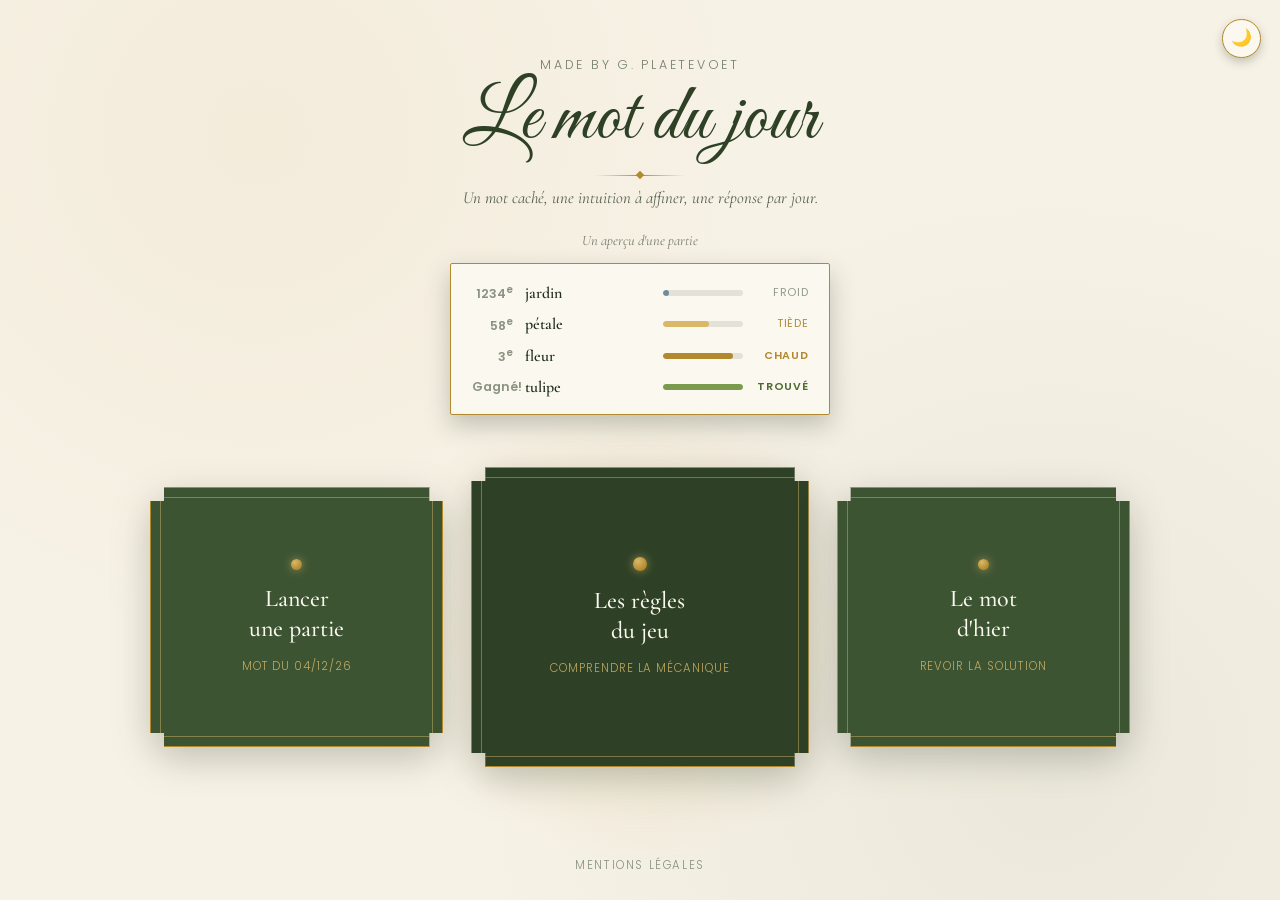
<file: index.html>
<!DOCTYPE html>
<html lang="fr">
<head>
    <meta charset="UTF-8" />
    <meta name="viewport" content="width=device-width, initial-scale=1.0" />
    <title>Le Mot du Jour</title>
    <link rel="stylesheet" href="css/style.css" />
    <link rel="preconnect" href="https://fonts.googleapis.com">
    <link href="https://fonts.googleapis.com/css2?family=Great+Vibes&family=Cormorant+Garamond:ital,wght@0,400;0,500;0,600;1,400&family=Poppins:wght@300;400;600&display=swap" rel="stylesheet">
    <script src="js/theme.js"></script>
</head>
<body>

    <div class="page">

        <button id="bouton-theme" class="bouton-theme" aria-label="Passer au thème sombre">🌙</button>

        <header class="entete">
            <p class="entete-signature">Made by G. Plaetevoet</p>
            <h1>Le mot du jour</h1>
            <div class="entete-separateur" aria-hidden="true"></div>
            <p class="entete-baseline">Un mot caché, une intuition à affiner, une réponse par jour.</p>
        </header>

        <section class="demo" aria-hidden="true">
            <p class="demo-etiquette">Un aperçu d'une partie</p>
            <div class="demo-carte">
                <div class="demo-ligne">
                    <span class="demo-rang">1234<sup>e</sup></span>
                    <span class="demo-mot">jardin</span>
                    <span class="demo-jauge"><span class="demo-jauge-remplissage" style="--valeur: 8%"></span></span>
                    <span class="demo-froid">froid</span>
                </div>
                <div class="demo-ligne demo-ligne--tiede">
                    <span class="demo-rang">58<sup>e</sup></span>
                    <span class="demo-mot">pétale</span>
                    <span class="demo-jauge"><span class="demo-jauge-remplissage" style="--valeur: 58%"></span></span>
                    <span class="demo-froid">tiède</span>
                </div>
                <div class="demo-ligne demo-ligne--chaud">
                    <span class="demo-rang">3<sup>e</sup></span>
                    <span class="demo-mot">fleur</span>
                    <span class="demo-jauge"><span class="demo-jauge-remplissage" style="--valeur: 88%"></span></span>
                    <span class="demo-froid">chaud</span>
                </div>
                <div class="demo-ligne demo-ligne--trouve">
                    <span class="demo-rang">Gagné!</span>
                    <span class="demo-mot">tulipe</span>
                    <span class="demo-jauge"><span class="demo-jauge-remplissage" style="--valeur: 100%"></span></span>
                    <span class="demo-froid">trouvé</span>
                </div>
            </div>
        </section>

        <main class="scene">

            <div class="halo" aria-hidden="true"></div>

            <div class="rangee-cartes">

                <a href="jouer.html" class="carte carte--action">
                    <div class="carte-cadre">
                        <span class="carte-gemme"></span>
                        <h2>Lancer<br>une partie</h2>
                        <p class="carte-note">Mot du <span id="date-du-jour">--/--/--</span></p>
                    </div>
                </a>

                <a href="regles.html" class="carte carte--action carte--principale">
                    <div class="carte-cadre">
                        <span class="carte-gemme"></span>
                        <h2>Les règles<br>du jeu</h2>
                        <p class="carte-note">Comprendre la mécanique</p>
                    </div>
                </a>

                <a href="archives.html" class="carte carte--action">
                    <div class="carte-cadre">
                        <span class="carte-gemme"></span>
                        <h2>Le mot<br>d'hier</h2>
                        <p class="carte-note">Revoir la solution</p>
                    </div>
                </a>

            </div>

        </main>

        <footer class="pied">
            <a href="mentions_legales.html">Mentions légales</a>
        </footer>

    </div>

    <script>
        const dateEl = document.getElementById('date-du-jour');
        if (dateEl) {
            const aujourdhui = new Date();
            const jj = String(aujourdhui.getDate()).padStart(2, '0');
            const mm = String(aujourdhui.getMonth() + 1).padStart(2, '0');
            const aa = String(aujourdhui.getFullYear()).slice(-2);
            dateEl.textContent = `${jj}/${mm}/${aa}`;
        }
    </script>

</body>
</html>
</file>
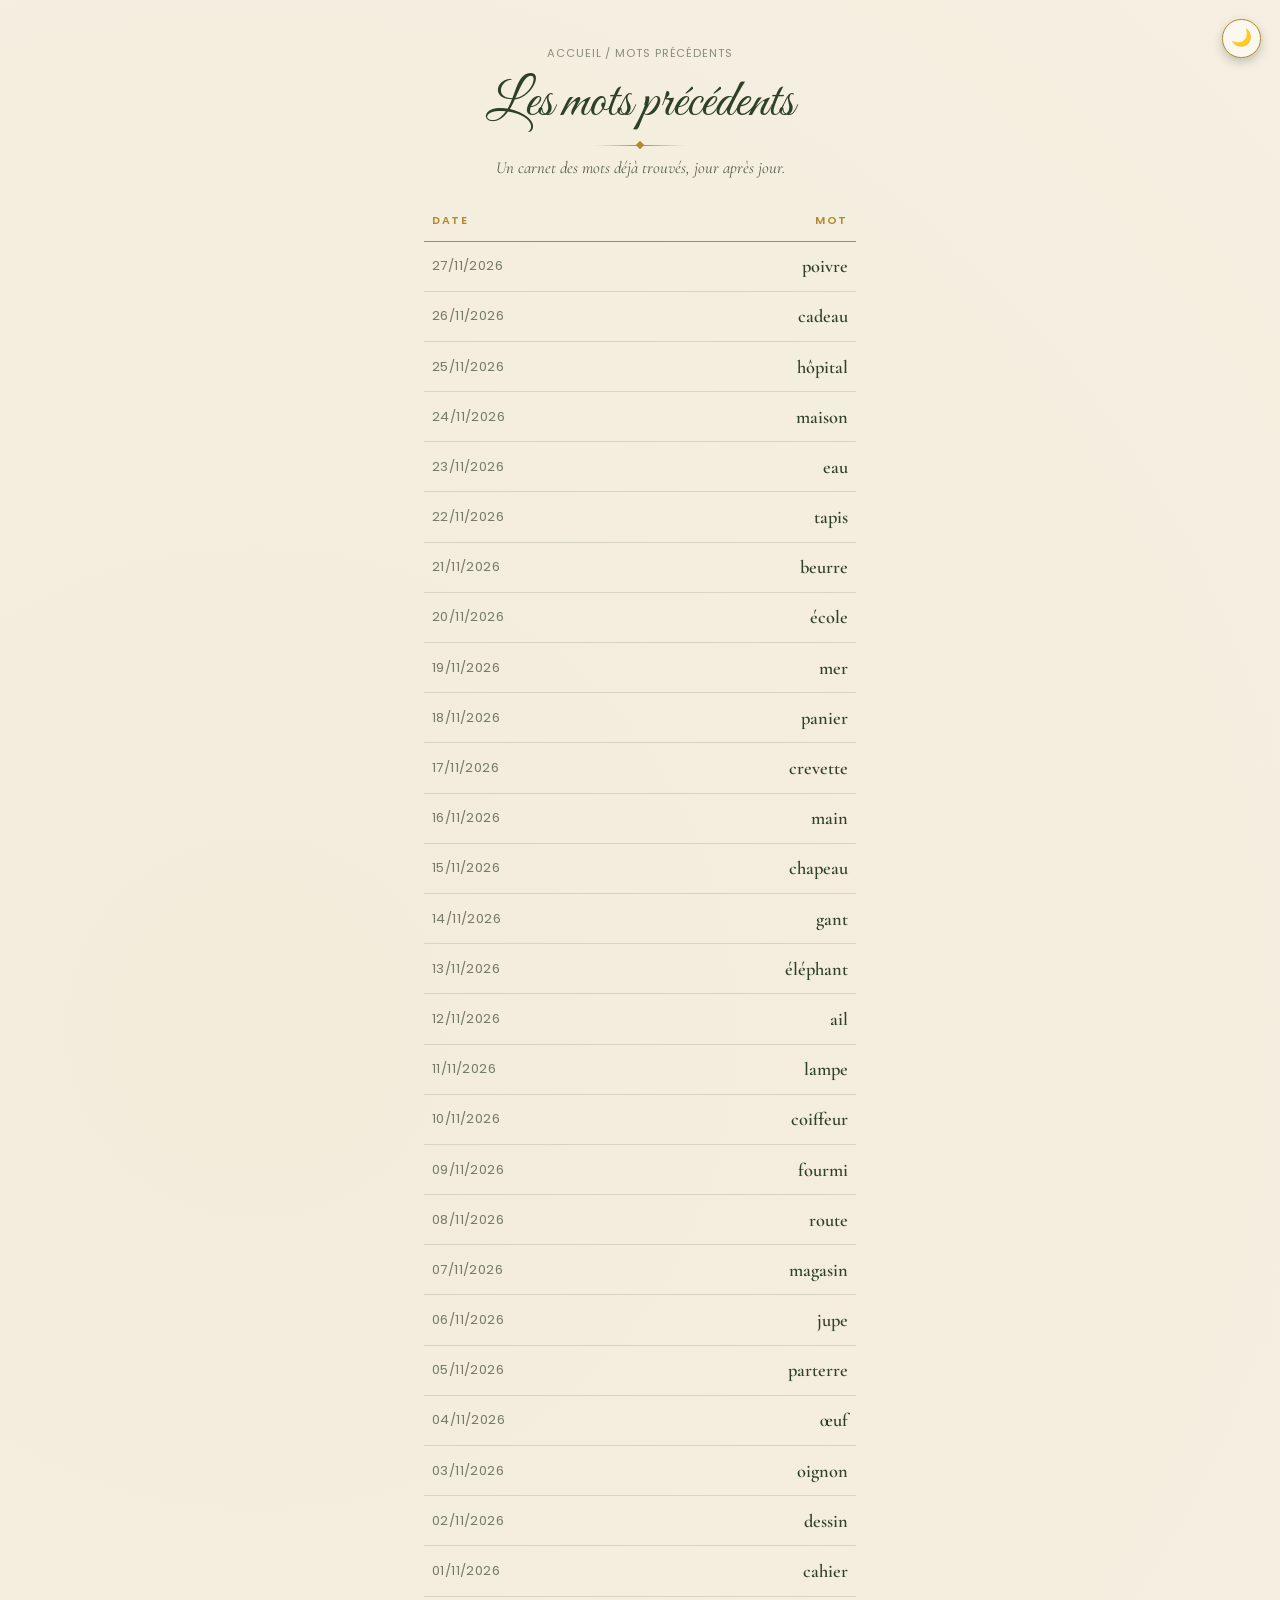
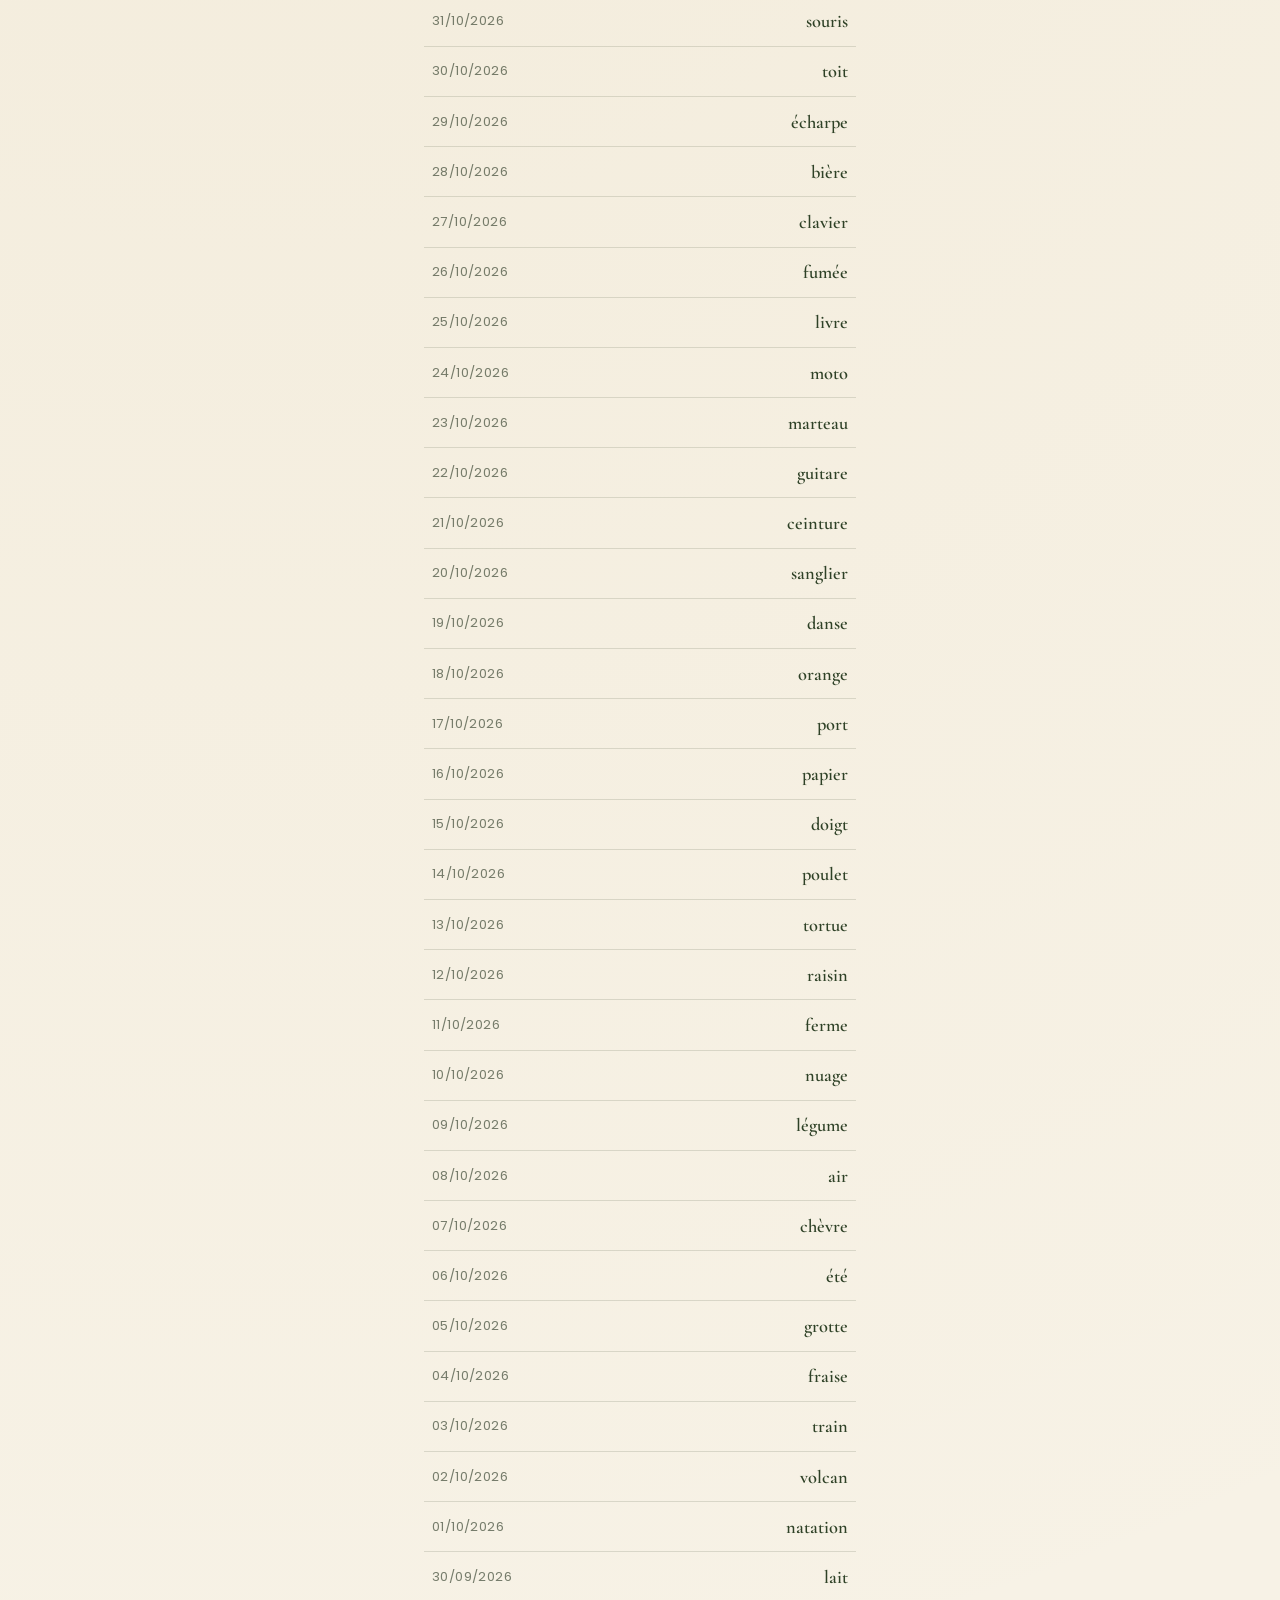
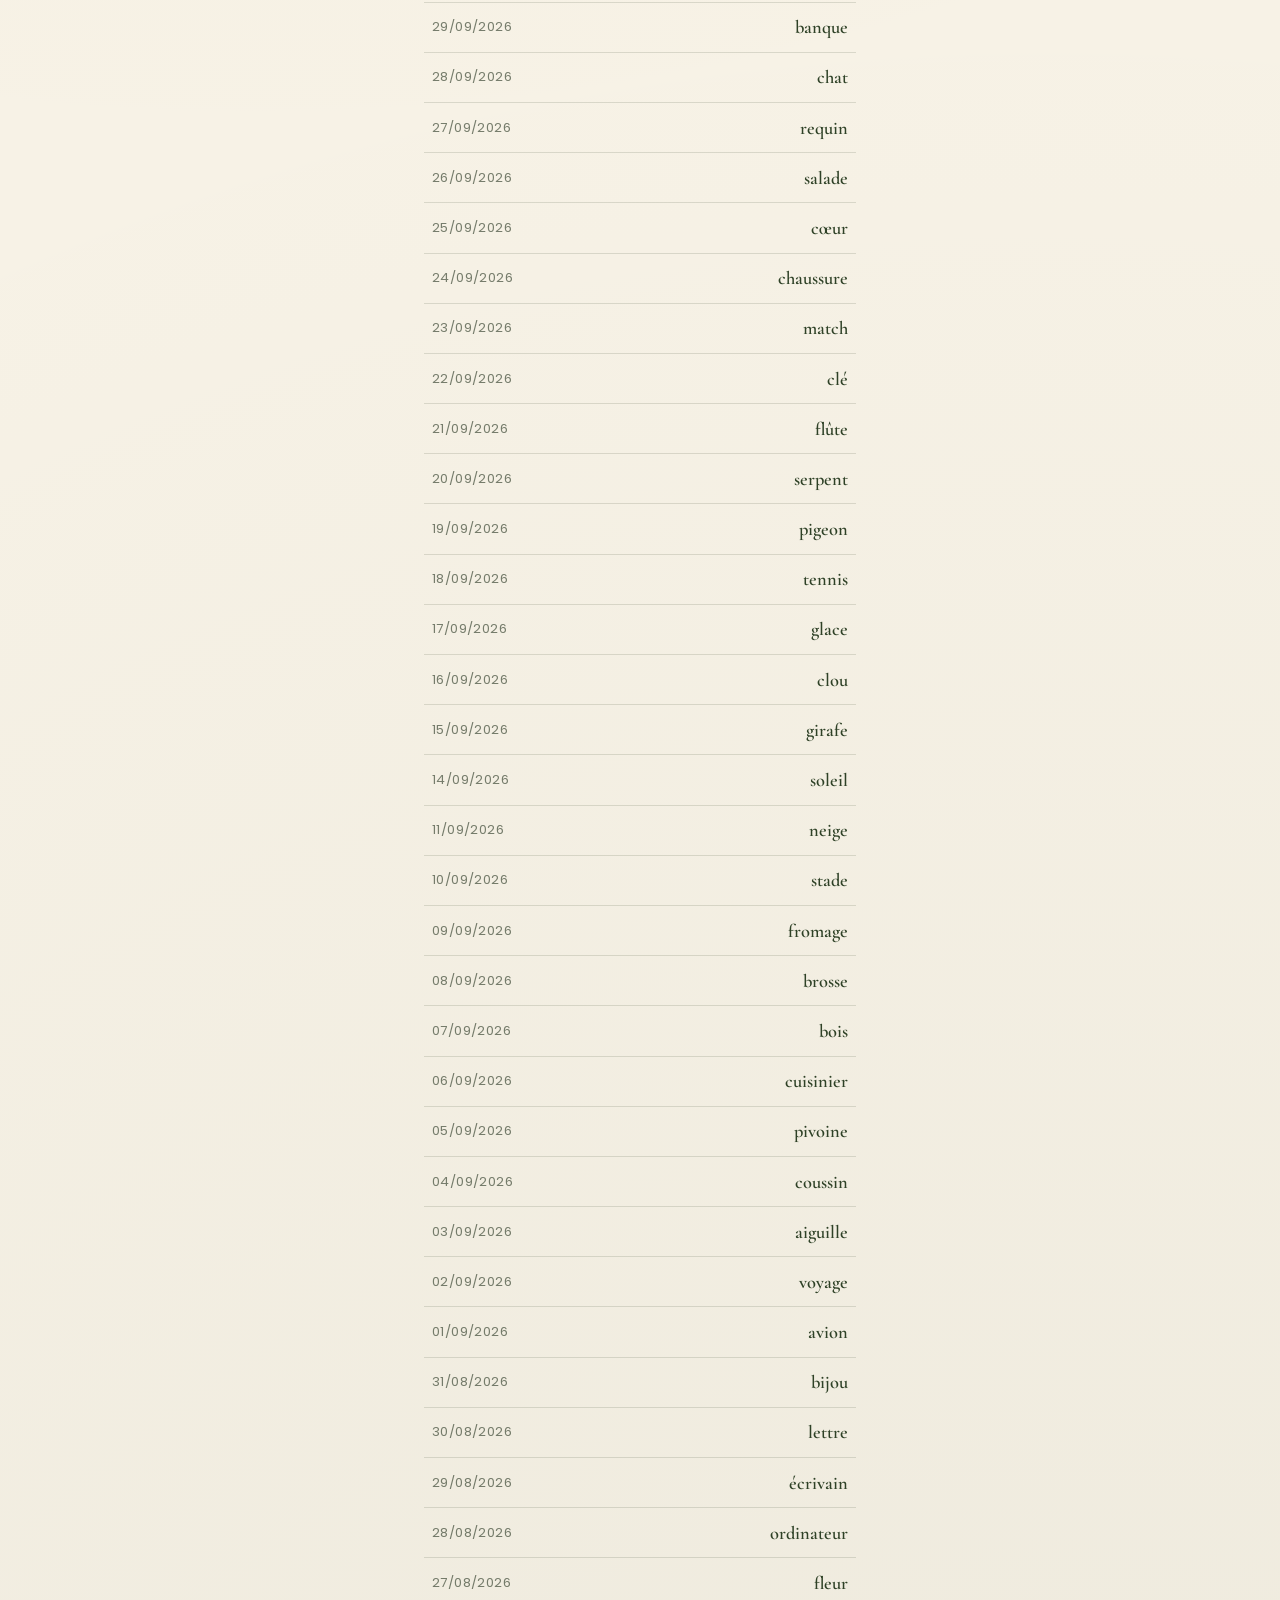
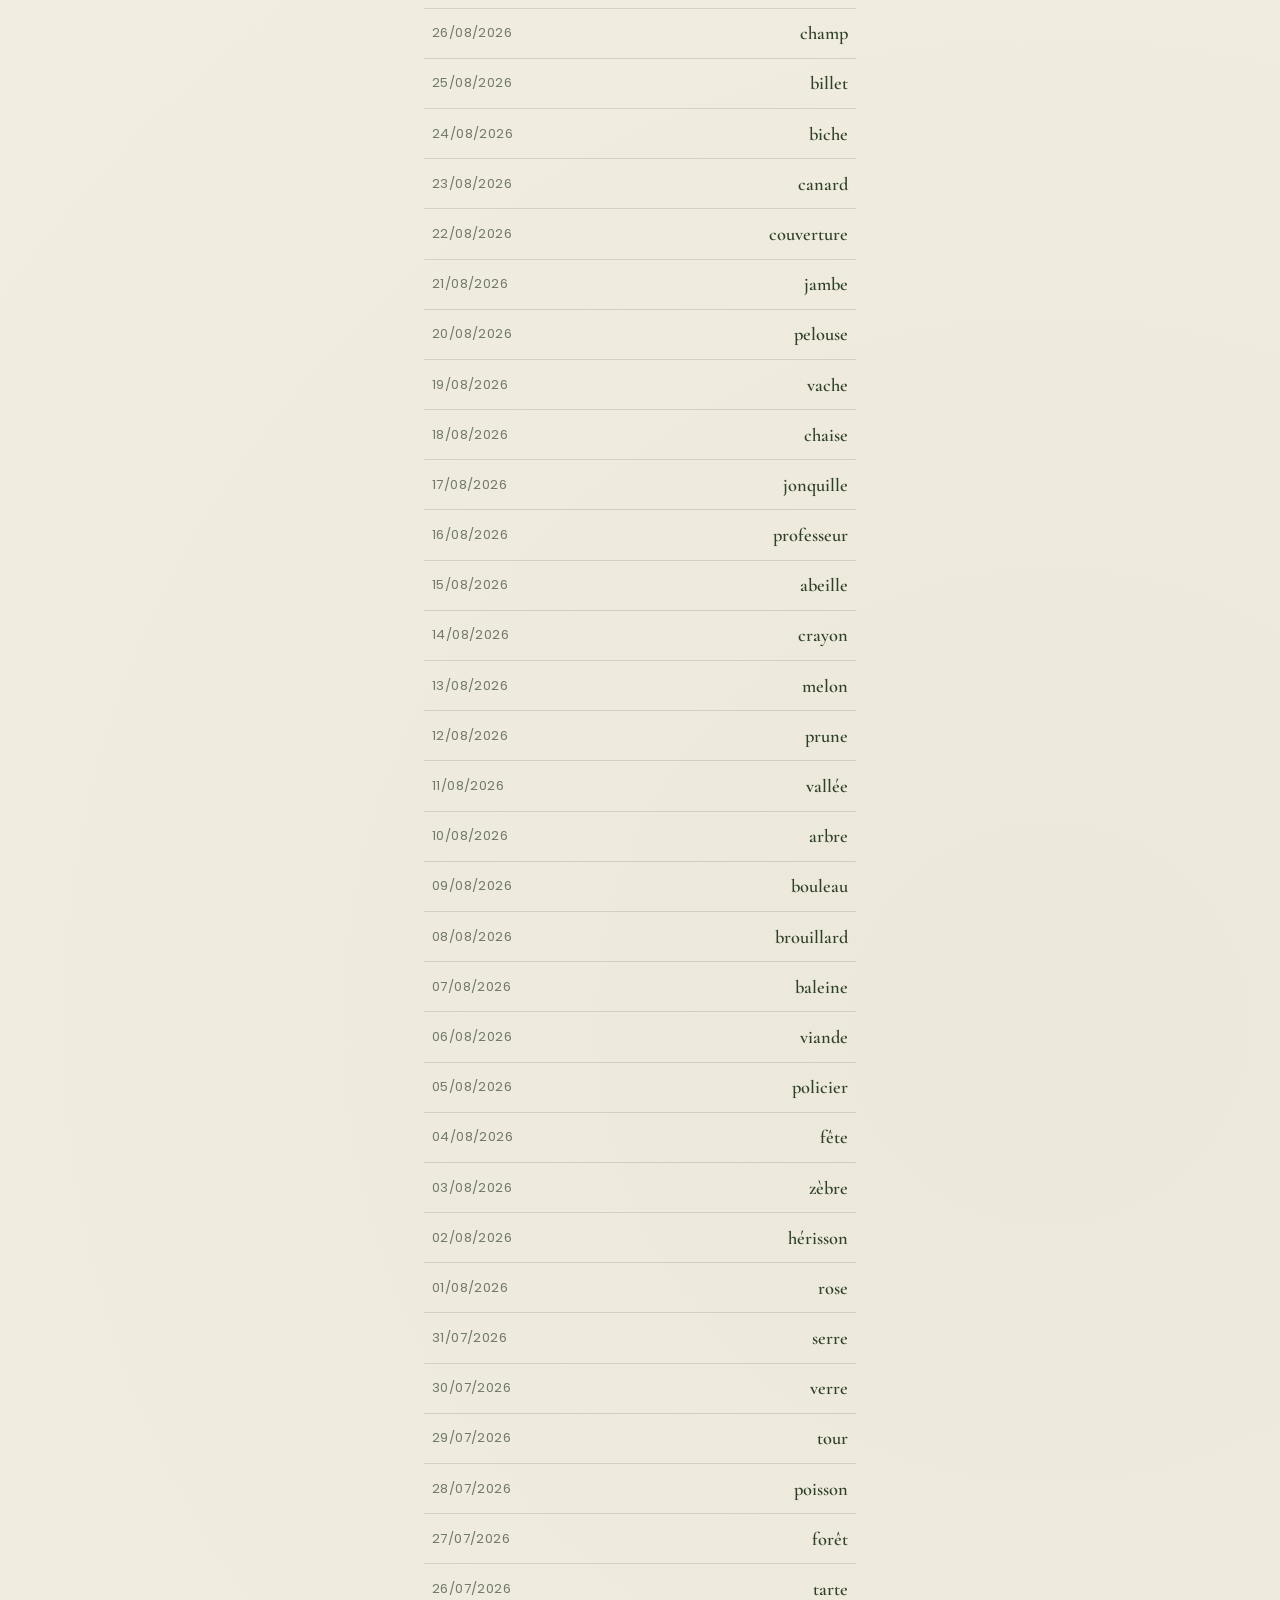
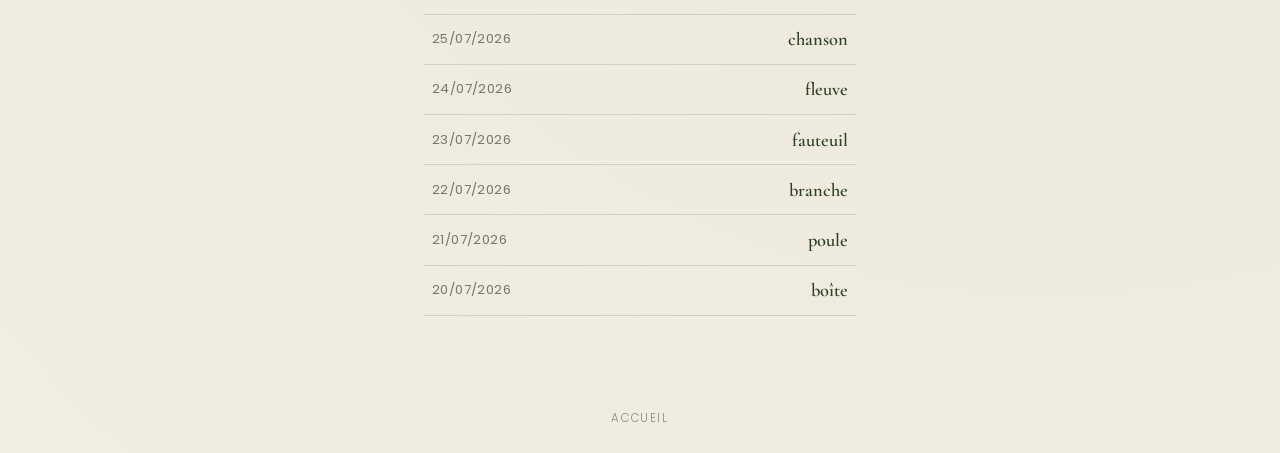
<file: archives.html>
<!DOCTYPE html>
<html lang="fr">
<head>
    <meta charset="UTF-8" />
    <meta name="viewport" content="width=device-width, initial-scale=1.0" />
    <title>Les mots précédents — Le Mot du Jour</title>
    <link rel="stylesheet" href="css/style.css" />
    <link rel="preconnect" href="https://fonts.googleapis.com">
    <link href="https://fonts.googleapis.com/css2?family=Great+Vibes&family=Cormorant+Garamond:ital,wght@0,400;0,500;0,600;1,400&family=Poppins:wght@300;400;600&display=swap" rel="stylesheet">
    <script src="js/theme.js"></script>
</head>
<body>

    <div class="page">

        <button id="bouton-theme" class="bouton-theme" aria-label="Passer au thème sombre">🌙</button>

        <header class="entete entete--secondaire">
            <p class="fil-ariane"><a href="index.html">Accueil</a> / Mots précédents</p>
            <h1>Les mots précédents</h1>
            <div class="entete-separateur" aria-hidden="true"></div>
            <p class="entete-baseline">Un carnet des mots déjà trouvés, jour après jour.</p>
        </header>

        <main class="contenu-archives">

            <table class="tableau-archives">
                <thead>
                    <tr>
                        <th>Date</th>
                        <th>Mot</th>
                    </tr>
                </thead>
                <tbody id="corps-archives"></tbody>
            </table>

            <p id="message-vide" class="message-vide" hidden>Aucun mot précédent pour l'instant.</p>

        </main>

        <footer class="pied">
            <a href="index.html">Accueil</a>
        </footer>

    </div>

    <script type="module" src="js/archives.js"></script>

</body>
</html>
</file>
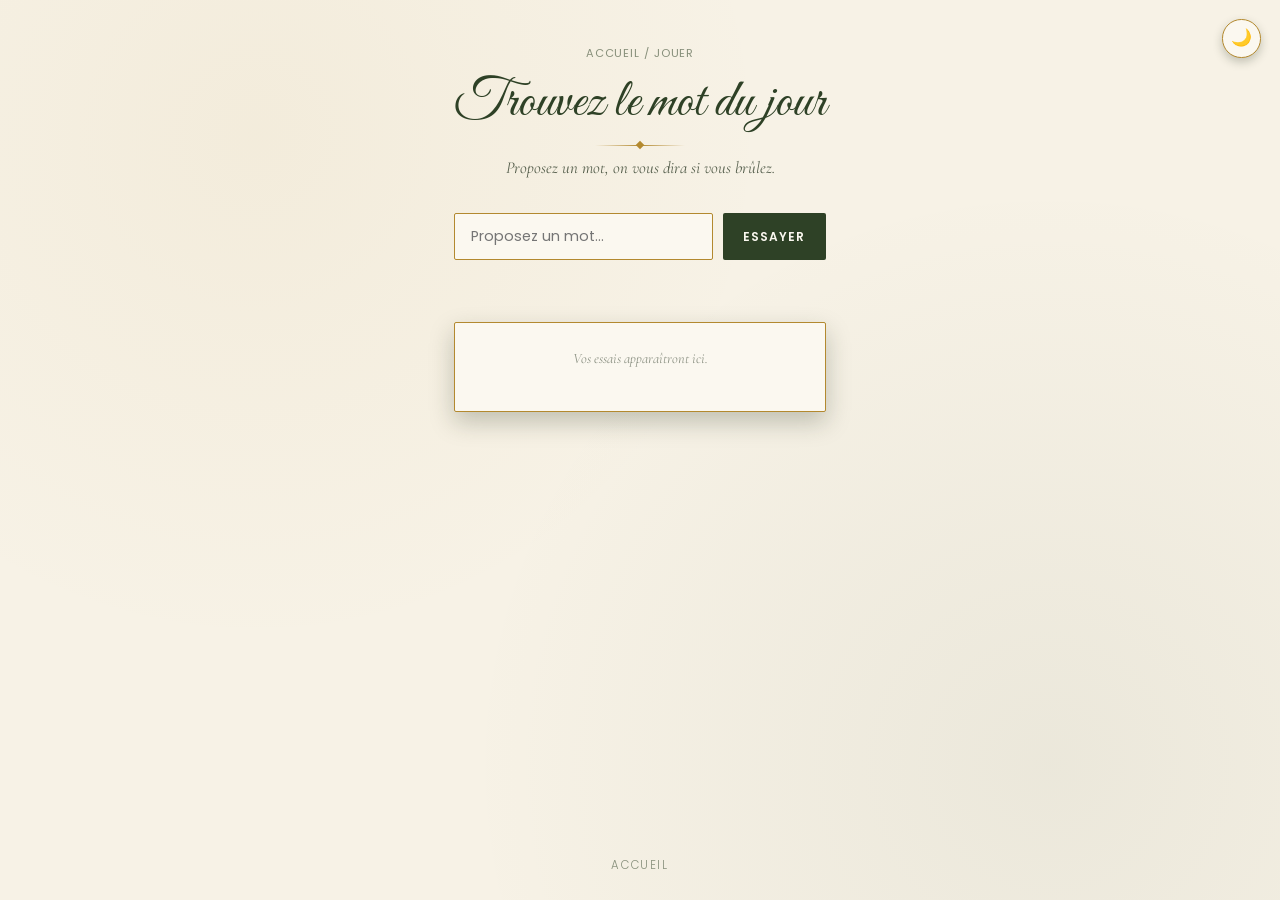
<file: jouer.html>
<!DOCTYPE html>
<html lang="fr">
<head>
    <meta charset="UTF-8" />
    <meta name="viewport" content="width=device-width, initial-scale=1.0" />
    <title>Jouer — Le Mot du Jour</title>
    <link rel="stylesheet" href="css/style.css" />
    <link rel="preconnect" href="https://fonts.googleapis.com">
    <link href="https://fonts.googleapis.com/css2?family=Great+Vibes&family=Cormorant+Garamond:ital,wght@0,400;0,500;0,600;1,400&family=Poppins:wght@300;400;600&display=swap" rel="stylesheet">
    <script src="js/theme.js"></script>
</head>
<body>

    <div class="page">

        <button id="bouton-theme" class="bouton-theme" aria-label="Passer au thème sombre">🌙</button>

        <header class="entete entete--secondaire">
            <p class="fil-ariane"><a href="index.html">Accueil</a> / Jouer</p>
            <h1>Trouvez le mot du jour</h1>
            <div class="entete-separateur" aria-hidden="true"></div>
            <p class="entete-baseline">Proposez un mot, on vous dira si vous brûlez.</p>
        </header>

        <main class="contenu-jeu">

            <form id="formulaire-essai" class="formulaire-essai" autocomplete="off">
                <input
                    type="text"
                    id="champ-mot"
                    name="mot"
                    placeholder="Proposez un mot..."
                    aria-label="Votre proposition de mot"
                    required
                />
                <button type="submit">Essayer</button>
            </form>

            <p id="message-jeu" class="message-jeu" aria-live="polite"></p>

            <div id="liste-essais" class="demo-carte liste-essais"></div>

        </main>

        <footer class="pied">
            <a href="index.html">Accueil</a>
        </footer>

    </div>

    <script type="module" src="js/jeu.js"></script>

</body>
</html>
</file>
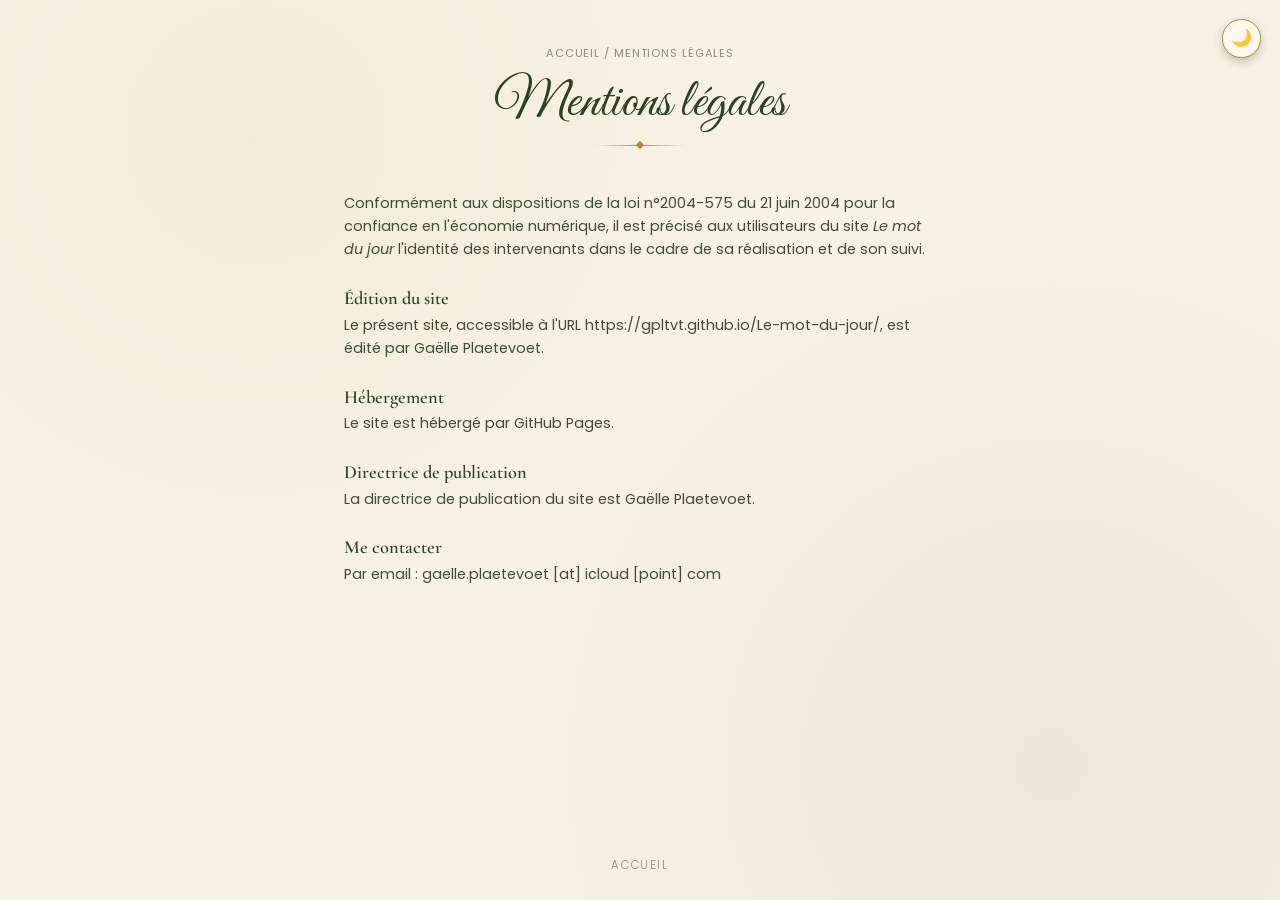
<file: mentions_legales.html>
<!DOCTYPE html>
<html lang="fr">
<head>
    <meta charset="UTF-8" />
    <meta name="viewport" content="width=device-width, initial-scale=1.0" />
    <title>Mentions légales — Le Mot du Jour</title>
    <link rel="stylesheet" href="css/style.css" />
    <link rel="preconnect" href="https://fonts.googleapis.com">
    <link href="https://fonts.googleapis.com/css2?family=Great+Vibes&family=Cormorant+Garamond:ital,wght@0,400;0,500;0,600;1,400&family=Poppins:wght@300;400;600&display=swap" rel="stylesheet">
    <script src="js/theme.js"></script>
</head>

<body>
    <div class="page">

        <button id="bouton-theme" class="bouton-theme" aria-label="Passer au thème sombre">🌙</button>

        <header class="entete entete--secondaire">
            <p class="fil-ariane"><a href="index.html">Accueil</a> / Mentions légales</p>
            <h1>Mentions légales</h1>
            <div class="entete-separateur" aria-hidden="true"></div>
        </header>

        <main class="contenu-regles">

            <p>Conformément aux dispositions de la loi n°2004-575 du 21 juin 2004 pour la confiance en l'économie numérique, il est précisé
                aux utilisateurs du site <em>Le mot du jour</em> l'identité des intervenants dans le cadre de sa réalisation et de son suivi.
            </p>

            <ul class="liste-mentions">
                <li>
                    <h2>Édition du site</h2>
                    <p>Le présent site, accessible à l'URL https://gpltvt.github.io/Le-mot-du-jour/, est édité par Gaëlle Plaetevoet.</p>
                </li>
                <li>
                    <h2>Hébergement</h2>
                    <p>Le site est hébergé par GitHub Pages.</p>
                </li>
                <li>
                    <h2>Directrice de publication</h2>
                    <p>La directrice de publication du site est Gaëlle Plaetevoet.</p>
                </li>
                <li>
                    <h2>Me contacter</h2>
                    <p>Par email : gaelle.plaetevoet [at] icloud [point] com</p>
                </li>
            </ul>

        </main>

        <footer class="pied">
            <a href="index.html">Accueil</a>
        </footer>

    </div>

</body>
</html>
</file>
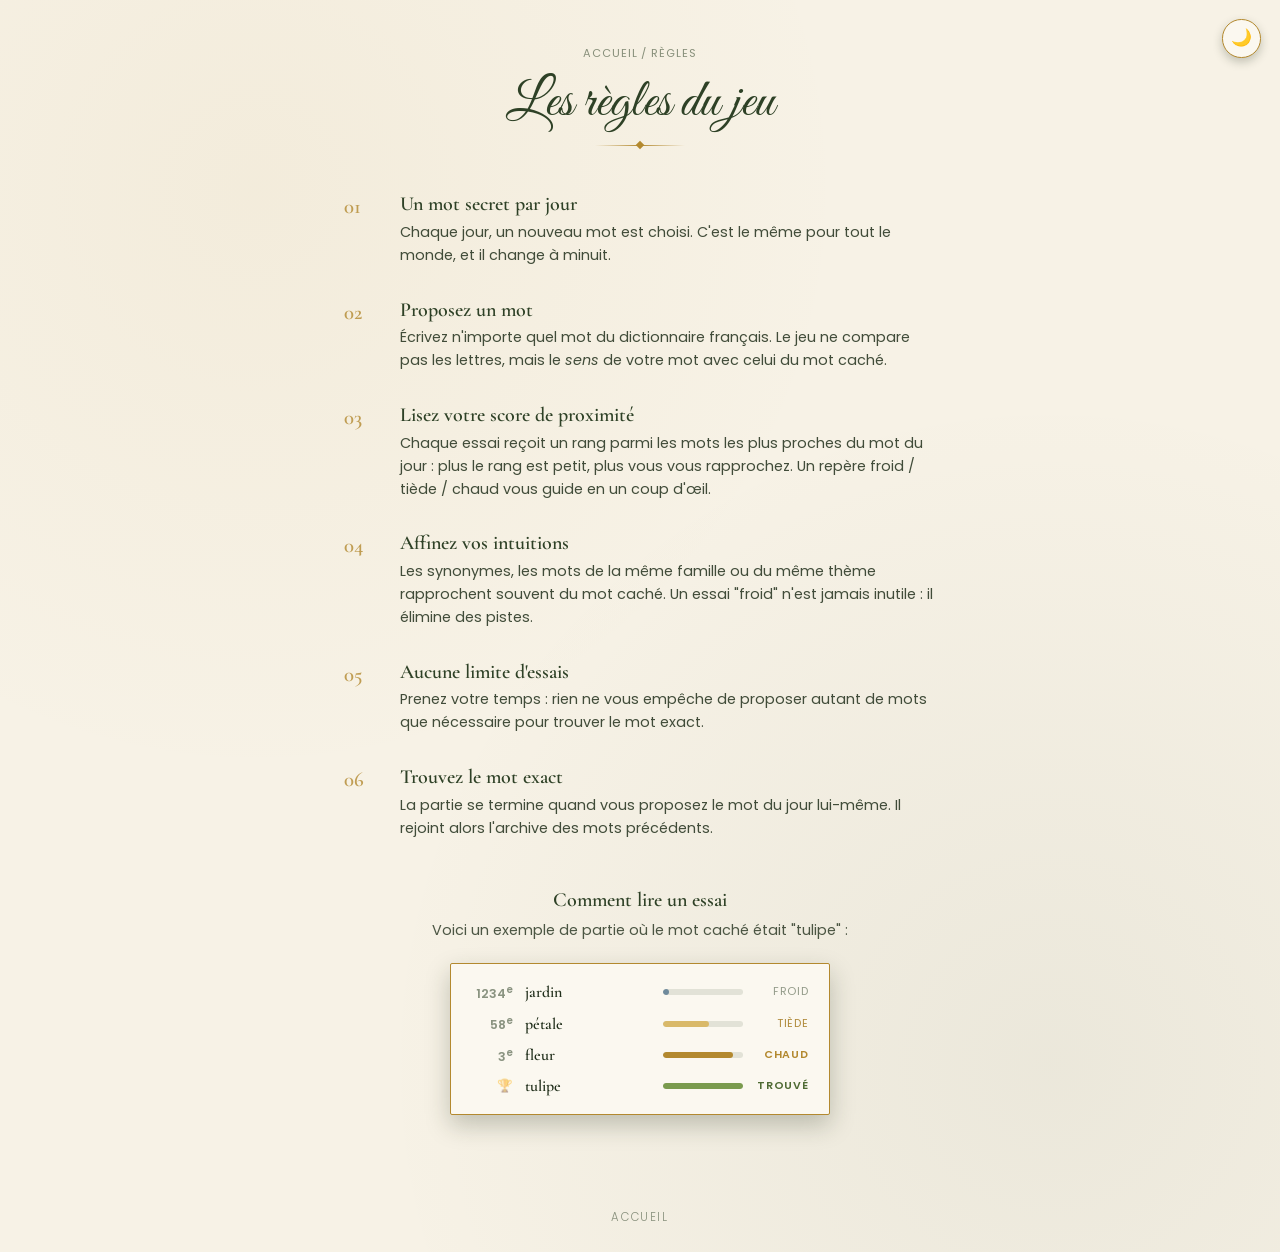
<file: regles.html>
<!DOCTYPE html>
<html lang="fr">
<head>
    <meta charset="UTF-8" />
    <meta name="viewport" content="width=device-width, initial-scale=1.0" />
    <title>Les règles du jeu — Le Mot du Jour</title>
    <link rel="stylesheet" href="css/style.css" />
    <link rel="preconnect" href="https://fonts.googleapis.com">
    <link href="https://fonts.googleapis.com/css2?family=Great+Vibes&family=Cormorant+Garamond:ital,wght@0,400;0,500;0,600;1,400&family=Poppins:wght@300;400;600&display=swap" rel="stylesheet">
    <script src="js/theme.js"></script>
</head>
<body>

    <div class="page">

        <button id="bouton-theme" class="bouton-theme" aria-label="Passer au thème sombre">🌙</button>

        <header class="entete entete--secondaire">
            <p class="fil-ariane"><a href="index.html">Accueil</a> / Règles</p>
            <h1>Les règles du jeu</h1>
            <div class="entete-separateur" aria-hidden="true"></div>
        </header>

        <main class="contenu-regles">

            <ol class="liste-regles">
                <li>
                    <span class="regle-numero">01</span>
                    <div>
                        <h2>Un mot secret par jour</h2>
                        <p>Chaque jour, un nouveau mot est choisi. C'est le même pour tout le monde, et il change à minuit.</p>
                    </div>
                </li>
                <li>
                    <span class="regle-numero">02</span>
                    <div>
                        <h2>Proposez un mot</h2>
                        <p>Écrivez n'importe quel mot du dictionnaire français. Le jeu ne compare pas les lettres, mais le <em>sens</em> de votre mot avec celui du mot caché.</p>
                    </div>
                </li>
                <li>
                    <span class="regle-numero">03</span>
                    <div>
                        <h2>Lisez votre score de proximité</h2>
                        <p>Chaque essai reçoit un rang parmi les mots les plus proches du mot du jour : plus le rang est petit, plus vous vous rapprochez. Un repère froid / tiède / chaud vous guide en un coup d'œil.</p>
                    </div>
                </li>
                <li>
                    <span class="regle-numero">04</span>
                    <div>
                        <h2>Affinez vos intuitions</h2>
                        <p>Les synonymes, les mots de la même famille ou du même thème rapprochent souvent du mot caché. Un essai "froid" n'est jamais inutile : il élimine des pistes.</p>
                    </div>
                </li>
                <li>
                    <span class="regle-numero">05</span>
                    <div>
                        <h2>Aucune limite d'essais</h2>
                        <p>Prenez votre temps : rien ne vous empêche de proposer autant de mots que nécessaire pour trouver le mot exact.</p>
                    </div>
                </li>
                <li>
                    <span class="regle-numero">06</span>
                    <div>
                        <h2>Trouvez le mot exact</h2>
                        <p>La partie se termine quand vous proposez le mot du jour lui-même. Il rejoint alors l'archive des mots précédents.</p>
                    </div>
                </li>
            </ol>

            <section class="regle-exemple">
                <h2>Comment lire un essai</h2>
                <p>Voici un exemple de partie où le mot caché était "tulipe" :</p>

                <div class="demo-carte">
                    <div class="demo-ligne">
                        <span class="demo-rang">1234<sup>e</sup></span>
                        <span class="demo-mot">jardin</span>
                        <span class="demo-jauge"><span class="demo-jauge-remplissage" style="--valeur: 8%"></span></span>
                        <span class="demo-froid">froid</span>
                    </div>
                    <div class="demo-ligne demo-ligne--tiede">
                        <span class="demo-rang">58<sup>e</sup></span>
                        <span class="demo-mot">pétale</span>
                        <span class="demo-jauge"><span class="demo-jauge-remplissage" style="--valeur: 58%"></span></span>
                        <span class="demo-froid">tiède</span>
                    </div>
                    <div class="demo-ligne demo-ligne--chaud">
                        <span class="demo-rang">3<sup>e</sup></span>
                        <span class="demo-mot">fleur</span>
                        <span class="demo-jauge"><span class="demo-jauge-remplissage" style="--valeur: 88%"></span></span>
                        <span class="demo-froid">chaud</span>
                    </div>
                    <div class="demo-ligne demo-ligne--trouve">
                        <span class="demo-rang">🏆</span>
                        <span class="demo-mot">tulipe</span>
                        <span class="demo-jauge"><span class="demo-jauge-remplissage" style="--valeur: 100%"></span></span>
                        <span class="demo-froid">trouvé</span>
                    </div>
                </div>
            </section>

        </main>

        <footer class="pied">
            <a href="index.html">Accueil</a>
        </footer>

    </div>

</body>
</html>
</file>
<file: css/style.css>
/* ==========================================================================
   LE MOT DU JOUR — feuille de style
   Palette : ivoire chaud, vert forêt profond, filet or
   ========================================================================== */

:root {
    --ivoire:        #f7f2e6;
    --ivoire-carte:  #fbf8f0;
    --vert-encre:    #22301c;
    --vert-fonce:    #2e4126;
    --vert-carte:    #3d5433;
    --or:            #b3892f;
    --or-clair:      #d9b969;
    --ombre:         rgba(34, 48, 28, 0.25);

    /* Rôles qui basculent entre thème clair et sombre (voir plus bas). Les
       variables ci-dessus (--vert-fonce, --vert-carte, --or...) restent
       fixes : elles servent de fond aux cartes/boutons vert forêt, qui
       gardent la même teinte dans les deux thèmes. */
    --fond-page:         var(--ivoire);
    --fond-carte-claire: var(--ivoire-carte);
    --texte-principal:   var(--vert-encre);
    --texte-accent:      var(--vert-fonce);
    --texte-sur-vert:    var(--ivoire-carte); /* texte posé sur un fond vert forêt, ne bascule jamais */
    --piste-jauge:       rgba(46, 65, 38, 0.12);

    --police-signature: 'Great Vibes', cursive;
    --police-titre:      'Cormorant Garamond', serif;
    --police-texte:      'Poppins', sans-serif;
}

:root[data-theme="sombre"] {
    --fond-page:         #171f14;
    --fond-carte-claire: #212b1c;
    --texte-principal:   #e8e3d3;
    --texte-accent:      #e9dcae;
    --or:                #c9a247;
    --or-clair:          #e2c383;
    --ombre:             rgba(0, 0, 0, 0.45);
    --piste-jauge:       rgba(255, 255, 255, 0.1);
}

* { margin: 0; padding: 0; box-sizing: border-box; }

html { scroll-behavior: smooth; }

body {
    min-height: 100vh;
    background-color: var(--fond-page);
    background-image:
        radial-gradient(circle at 20% 15%, rgba(179, 137, 47, 0.06), transparent 40%),
        radial-gradient(circle at 82% 85%, rgba(46, 65, 38, 0.06), transparent 45%);
    color: var(--texte-principal);
    font-family: var(--police-texte);
    overflow-x: hidden;
    transition: background-color 0.25s ease, color 0.25s ease;
}

/* ---------- Bouton de bascule de thème ---------- */
.bouton-theme {
    position: fixed;
    top: 1.2rem;
    right: 1.2rem;
    z-index: 50;
    width: 2.4rem;
    height: 2.4rem;
    border-radius: 50%;
    border: 1px solid var(--or);
    background-color: var(--fond-carte-claire);
    font-size: 1.05rem;
    line-height: 1;
    display: flex;
    align-items: center;
    justify-content: center;
    cursor: pointer;
    box-shadow: 0 4px 10px var(--ombre);
    transition: transform 0.2s ease, background-color 0.25s ease;
}

.bouton-theme:hover {
    transform: scale(1.08);
}

.bouton-theme:focus-visible {
    outline: 2px solid var(--or);
    outline-offset: 2px;
}

@media (max-width: 560px) {
    .bouton-theme {
        top: 0.8rem;
        right: 0.8rem;
        width: 2.1rem;
        height: 2.1rem;
        font-size: 0.95rem;
    }
}

.page {
    min-height: 100vh;
    display: flex;
    flex-direction: column;
}

/* ---------- En-tête ---------- */
.entete {
    position: relative;
    z-index: 10;
    text-align: center;
    padding: 3.5rem 1.5rem 1.5rem;
}

.entete-signature {
    font-family: var(--police-texte);
    font-weight: 300;
    font-size: 0.78rem;
    letter-spacing: 0.22em;
    text-transform: uppercase;
    color: var(--texte-accent);
    opacity: 0.65;
    margin-bottom: 0.4rem;
}

.entete h1 {
    font-family: var(--police-signature);
    font-weight: 400;
    font-size: clamp(3rem, 8vw, 5rem);
    line-height: 1;
    color: var(--texte-accent);
}

.entete-separateur {
    width: 90px;
    height: 1px;
    margin: 0.9rem auto 0.7rem;
    background: linear-gradient(90deg, transparent, var(--or) 50%, transparent);
    position: relative;
}

.entete-separateur::before {
    content: "";
    position: absolute;
    top: 50%;
    left: 50%;
    width: 6px;
    height: 6px;
    transform: translate(-50%, -50%) rotate(45deg);
    background: var(--or);
}

.entete-baseline {
    font-family: var(--police-titre);
    font-style: italic;
    font-size: 1.05rem;
    color: var(--texte-principal);
    opacity: 0.75;
    margin-top: 0.6rem;
}

/* ---------- Démo : aperçu d'une partie ---------- */
.demo {
    position: relative;
    z-index: 10;
    display: flex;
    flex-direction: column;
    align-items: center;
    padding: 0 1.5rem 1rem;
}

.demo-etiquette {
    font-family: var(--police-titre);
    font-style: italic;
    font-size: 0.9rem;
    color: var(--texte-principal);
    opacity: 0.6;
    margin-bottom: 0.9rem;
}

.demo-carte {
    width: 100%;
    max-width: 380px;
    background-color: var(--fond-carte-claire);
    border: 1px solid var(--or);
    border-radius: 2px;
    padding: 1.1rem 1.3rem;
    box-shadow: 0 10px 24px var(--ombre);
    display: flex;
    flex-direction: column;
    gap: 0.65rem;
}

.demo-ligne {
    display: grid;
    grid-template-columns: 2.6rem 1fr 5rem 3.4rem;
    align-items: center;
    gap: 0.7rem;
    font-family: var(--police-texte);
    font-size: 0.78rem;
    opacity: 0;
    animation: apparaitre 0.5s ease forwards;
}

.demo-ligne:nth-child(1) { animation-delay: 0.15s; }
.demo-ligne:nth-child(2) { animation-delay: 0.45s; }
.demo-ligne:nth-child(3) { animation-delay: 0.75s; }
.demo-ligne:nth-child(4) { animation-delay: 1.05s; }

@keyframes apparaitre {
    from { opacity: 0; transform: translateY(6px); }
    to   { opacity: 1; transform: translateY(0); }
}

.demo-rang {
    font-weight: 600;
    color: var(--texte-accent);
    opacity: 0.55;
    text-align: right;
}

.demo-mot {
    font-family: var(--police-titre);
    font-weight: 600;
    font-size: 1rem;
    color: var(--texte-principal);
    text-transform: lowercase;
}

.demo-jauge {
    position: relative;
    height: 6px;
    border-radius: 3px;
    background-color: var(--piste-jauge);
    overflow: hidden;
}

.demo-jauge-remplissage {
    position: absolute;
    inset: 0;
    width: var(--valeur);
    border-radius: 3px;
    background-color: #6f8a9c;
    transition: width 0.3s ease;
}

.demo-ligne--tiede .demo-jauge-remplissage { background-color: var(--or-clair); }
.demo-ligne--chaud .demo-jauge-remplissage { background-color: var(--or); }
.demo-ligne--trouve .demo-jauge-remplissage {
    background-color: #7a9b4e;
    box-shadow: 0 0 6px rgba(122, 155, 78, 0.6);
}

.demo-froid {
    font-size: 0.68rem;
    letter-spacing: 0.06em;
    text-transform: uppercase;
    text-align: right;
    color: var(--texte-accent);
    opacity: 0.5;
}

.demo-ligne--tiede .demo-froid { color: #a3781c; opacity: 0.85; }
.demo-ligne--chaud .demo-froid { color: var(--or); opacity: 1; font-weight: 600; }
.demo-ligne--trouve .demo-froid { color: #4f6b34; opacity: 1; font-weight: 600; }

@media (max-width: 460px) {
    .demo-ligne { grid-template-columns: 2.2rem 1fr 3.6rem; }
    .demo-froid { display: none; }
}

@media (prefers-reduced-motion: reduce) {
    .demo-ligne {
        opacity: 1;
        animation: none;
    }
}

/* ---------- Pages secondaires (règles, etc.) ---------- */
.fil-ariane {
    font-family: var(--police-texte);
    font-size: 0.7rem;
    letter-spacing: 0.08em;
    text-transform: uppercase;
    color: var(--texte-accent);
    opacity: 0.55;
    margin-bottom: 0.9rem;
}

.fil-ariane a {
    color: var(--texte-accent);
    text-decoration: none;
    border-bottom: 1px solid transparent;
}

.fil-ariane a:hover {
    border-color: var(--or);
}

.entete--secondaire {
    padding: 2.8rem 1.5rem 1.2rem;
}

.entete--secondaire h1 {
    font-size: clamp(2.4rem, 6vw, 3.4rem);
}

.contenu-regles {
    flex: 1;
    width: 100%;
    max-width: 640px;
    margin: 0 auto;
    padding: 1rem 1.5rem 4rem;
}

.liste-regles {
    list-style: none;
    display: flex;
    flex-direction: column;
    gap: 1.9rem;
    margin-bottom: 3rem;
}

.liste-regles li {
    display: grid;
    grid-template-columns: 2.4rem 1fr;
    gap: 1.1rem;
}

.regle-numero {
    font-family: var(--police-titre);
    font-size: 1.3rem;
    font-weight: 600;
    color: var(--or);
    opacity: 0.8;
    line-height: 1.4;
}

.liste-regles h2 {
    font-family: var(--police-titre);
    font-weight: 600;
    font-size: 1.25rem;
    color: var(--texte-accent);
    margin-bottom: 0.3rem;
}

.liste-regles p {
    font-size: 0.9rem;
    line-height: 1.6;
    opacity: 0.85;
}

.liste-mentions {
    list-style: none;
    display: flex;
    flex-direction: column;
    gap: 1.6rem;
    margin-top: 1.6rem;
}

.liste-mentions h2 {
    font-family: var(--police-titre);
    font-weight: 600;
    font-size: 1.15rem;
    color: var(--texte-accent);
    margin-bottom: 0.3rem;
}

.liste-mentions p {
    font-size: 0.9rem;
    line-height: 1.6;
    opacity: 0.85;
}

.contenu-regles > p {
    font-size: 0.9rem;
    line-height: 1.6;
    opacity: 0.85;
}

.regle-exemple {
    text-align: center;
}

.regle-exemple h2 {
    font-family: var(--police-titre);
    font-weight: 600;
    font-size: 1.25rem;
    color: var(--texte-accent);
    margin-bottom: 0.5rem;
}

.regle-exemple > p {
    font-size: 0.9rem;
    opacity: 0.8;
    margin-bottom: 1.4rem;
}

.regle-exemple .demo-carte {
    margin: 0 auto;
    text-align: left;
}

.regle-exemple .demo-ligne {
    opacity: 1;
    animation: none;
}

/* ---------- Page de jeu ---------- */
.contenu-jeu {
    flex: 1;
    width: 100%;
    max-width: 420px;
    margin: 0 auto;
    padding: 1rem 1.5rem 4rem;
    display: flex;
    flex-direction: column;
    align-items: center;
    gap: 1.3rem;
}

.formulaire-essai {
    display: flex;
    gap: 0.6rem;
    width: 100%;
}

.formulaire-essai input {
    flex: 1;
    min-width: 0;
    padding: 0.75rem 1rem;
    border: 1px solid var(--or);
    border-radius: 2px;
    background-color: var(--fond-carte-claire);
    font-family: var(--police-texte);
    font-size: 0.9rem;
    color: var(--texte-principal);
}

.formulaire-essai input:focus {
    outline: 2px solid var(--or);
    outline-offset: 2px;
}

.formulaire-essai button {
    padding: 0.75rem 1.3rem;
    border: none;
    border-radius: 2px;
    background-color: var(--vert-fonce);
    color: var(--texte-sur-vert);
    font-family: var(--police-texte);
    font-size: 0.75rem;
    font-weight: 600;
    letter-spacing: 0.08em;
    text-transform: uppercase;
    cursor: pointer;
    transition: background-color 0.2s ease;
}

.formulaire-essai button:hover {
    background-color: var(--vert-carte);
}

.message-jeu {
    font-family: var(--police-titre);
    font-style: italic;
    font-size: 0.95rem;
    color: var(--texte-accent);
    text-align: center;
    min-height: 1.3em;
}

.message-jeu.trouve {
    font-style: normal;
    font-weight: 600;
    color: var(--or);
}

.liste-essais {
    width: 100%;
    min-height: 90px;
}

.liste-essais .demo-ligne {
    opacity: 1;
    animation: none;
}

.liste-essais:empty::before {
    content: "Vos essais apparaîtront ici.";
    display: block;
    text-align: center;
    font-family: var(--police-titre);
    font-style: italic;
    font-size: 0.9rem;
    color: var(--texte-principal);
    opacity: 0.5;
    padding: 0.6rem 0;
}

/* ---------- Page archives ---------- */
.contenu-archives {
    flex: 1;
    width: 100%;
    max-width: 480px;
    margin: 0 auto;
    padding: 1rem 1.5rem 4rem;
}

.tableau-archives {
    width: 100%;
    border-collapse: collapse;
}

.tableau-archives thead th {
    font-family: var(--police-texte);
    font-size: 0.68rem;
    font-weight: 600;
    letter-spacing: 0.14em;
    text-transform: uppercase;
    color: var(--or);
    text-align: left;
    padding: 0 0.5rem 0.7rem;
    border-bottom: 1px solid var(--or);
}

.tableau-archives thead th:last-child,
.tableau-archives tbody .archive-mot {
    text-align: right;
}

.tableau-archives tbody tr {
    border-bottom: 1px solid rgba(46, 65, 38, 0.15);
    transition: background-color 0.2s ease;
}

.tableau-archives tbody tr:hover {
    background-color: rgba(179, 137, 47, 0.08);
}

.tableau-archives td {
    padding: 0.85rem 0.5rem;
}

.archive-date {
    font-family: var(--police-texte);
    font-size: 0.82rem;
    color: var(--texte-principal);
    opacity: 0.6;
    letter-spacing: 0.03em;
}

.archive-mot {
    font-family: var(--police-titre);
    font-weight: 600;
    font-size: 1.15rem;
    color: var(--texte-accent);
    text-transform: lowercase;
}

.message-vide {
    text-align: center;
    font-family: var(--police-titre);
    font-style: italic;
    font-size: 0.95rem;
    color: var(--texte-principal);
    opacity: 0.6;
    padding: 2rem 0;
}

/* ---------- Scène principale ---------- */
.scene {
    position: relative;
    flex: 1;
    display: flex;
    align-items: center;
    justify-content: center;
    padding: 1.5rem 2rem 3rem;
}

.halo {
    position: absolute;
    top: 50%;
    left: 50%;
    width: 480px;
    height: 480px;
    transform: translate(-50%, -50%);
    background: radial-gradient(circle, rgba(217, 185, 105, 0.25) 0%, transparent 68%);
    filter: blur(4px);
    animation: respirer 6s ease-in-out infinite;
    pointer-events: none;
}

@keyframes respirer {
    0%, 100% { opacity: 0.55; transform: translate(-50%, -50%) scale(1); }
    50%      { opacity: 0.9;  transform: translate(-50%, -50%) scale(1.06); }
}

.rangee-cartes {
    position: relative;
    display: flex;
    align-items: center;
    justify-content: center;
    gap: 1.75rem;
    width: 100%;
    max-width: 980px;
}

/* ---------- Cartes ---------- */
.carte {
    flex: 1;
    text-decoration: none;
    color: inherit;
    display: block;
    filter: drop-shadow(0 12px 18px var(--ombre));
    transition: transform 0.35s ease, filter 0.35s ease;
}

.carte:hover,
.carte:focus-visible {
    transform: translateY(-6px);
    filter: drop-shadow(0 18px 26px var(--ombre));
}

.carte:focus-visible {
    outline: 2px solid var(--or);
    outline-offset: 4px;
    border-radius: 4px;
}

.carte-cadre {
    position: relative;
    height: 100%;
    min-height: 260px;
    padding: 2.2rem 1.4rem;
    display: flex;
    flex-direction: column;
    align-items: center;
    justify-content: center;
    text-align: center;
    gap: 0.9rem;

    background-color: var(--vert-carte);
    border: 1px solid var(--or);
    clip-path: polygon(
        0 14px, 14px 14px, 14px 0,
        calc(100% - 14px) 0, calc(100% - 14px) 14px, 100% 14px,
        100% calc(100% - 14px), calc(100% - 14px) calc(100% - 14px), calc(100% - 14px) 100%,
        14px 100%, 14px calc(100% - 14px), 0 calc(100% - 14px)
    );
}

.carte-cadre::before {
    content: "";
    position: absolute;
    inset: 9px;
    border: 1px solid rgba(217, 185, 105, 0.45);
    pointer-events: none;
}

.carte h2 {
    font-family: var(--police-titre);
    font-weight: 500;
    font-size: 1.5rem;
    line-height: 1.25;
    color: var(--texte-sur-vert);
}

.carte-note {
    font-size: 0.72rem;
    font-weight: 300;
    letter-spacing: 0.08em;
    text-transform: uppercase;
    color: var(--or-clair);
    opacity: 0.85;
}

.carte-gemme {
    width: 11px;
    height: 11px;
    border-radius: 50%;
    background: radial-gradient(circle at 35% 30%, var(--or-clair), var(--or) 70%);
    box-shadow: 0 0 8px rgba(217, 185, 105, 0.6);
}

/* La carte centrale porte davantage de poids visuel */
.carte--principale {
    flex: 1.15;
}

.carte--principale .carte-cadre {
    min-height: 300px;
    background-color: var(--vert-fonce);
}

.carte--principale .carte-gemme {
    width: 14px;
    height: 14px;
    animation: scintiller 3.2s ease-in-out infinite;
}

@keyframes scintiller {
    0%, 100% { box-shadow: 0 0 8px rgba(217, 185, 105, 0.6); }
    50%      { box-shadow: 0 0 16px rgba(217, 185, 105, 0.95); }
}

@media (max-width: 780px) {
    .rangee-cartes {
        flex-direction: column;
        gap: 1.25rem;
    }
    .carte, .carte--principale { flex: none; width: 100%; }
    .carte-cadre, .carte--principale .carte-cadre { min-height: 190px; }
}

/* ---------- Pied de page ---------- */
.pied {
    position: relative;
    z-index: 10;
    text-align: center;
    padding: 1.5rem;
}

.pied a {
    font-family: var(--police-texte);
    font-size: 0.72rem;
    font-weight: 300;
    letter-spacing: 0.14em;
    text-transform: uppercase;
    color: var(--texte-accent);
    opacity: 0.55;
    text-decoration: none;
    border-bottom: 1px solid transparent;
    transition: opacity 0.2s ease, border-color 0.2s ease;
}

.pied a:hover {
    opacity: 0.9;
    border-color: var(--or);
}

/* ---------- Accessibilité : réduction de mouvement ---------- */
@media (prefers-reduced-motion: reduce) {
    .halo,
    .carte--principale .carte-gemme {
        animation: none;
    }
    .carte {
        transition: none;
    }
}
</file>
